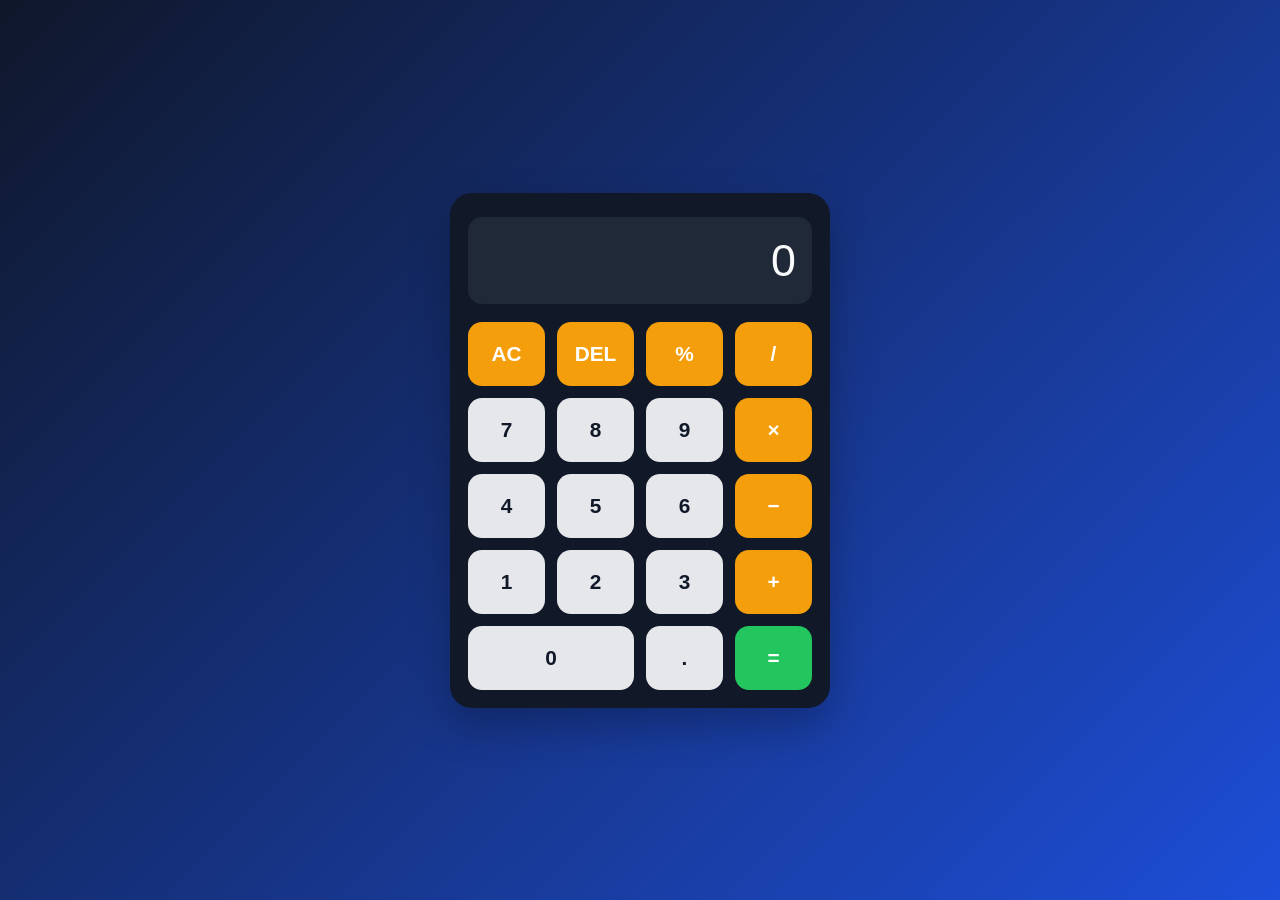
<file: index.html>
<!DOCTYPE html>
<html lang="en">
  <head>
    <meta charset="UTF-8" />
    <meta name="viewport" content="width=device-width, initial-scale=1.0" />
    <title>Calculator App</title>
    <link rel="stylesheet" href="style.css" />
  </head>
  <body>
    <main class="calculator">
      <div class="display" id="display">0</div>

      <div class="buttons">
        <button class="btn btn-operator" data-value="AC">AC</button>
        <button class="btn btn-operator" data-value="DEL">DEL</button>
        <button class="btn btn-operator" data-value="%">%</button>
        <button class="btn btn-operator" data-value="/">/</button>

        <button class="btn" data-value="7">7</button>
        <button class="btn" data-value="8">8</button>
        <button class="btn" data-value="9">9</button>
        <button class="btn btn-operator" data-value="*">×</button>

        <button class="btn" data-value="4">4</button>
        <button class="btn" data-value="5">5</button>
        <button class="btn" data-value="6">6</button>
        <button class="btn btn-operator" data-value="-">−</button>

        <button class="btn" data-value="1">1</button>
        <button class="btn" data-value="2">2</button>
        <button class="btn" data-value="3">3</button>
        <button class="btn btn-operator" data-value="+">+</button>

        <button class="btn btn-zero" data-value="0">0</button>
        <button class="btn" data-value=".">.</button>
        <button class="btn btn-equals" data-value="=">=</button>
      </div>
    </main>

    <script src="script.js"></script>
  </body>
</html>
</file>
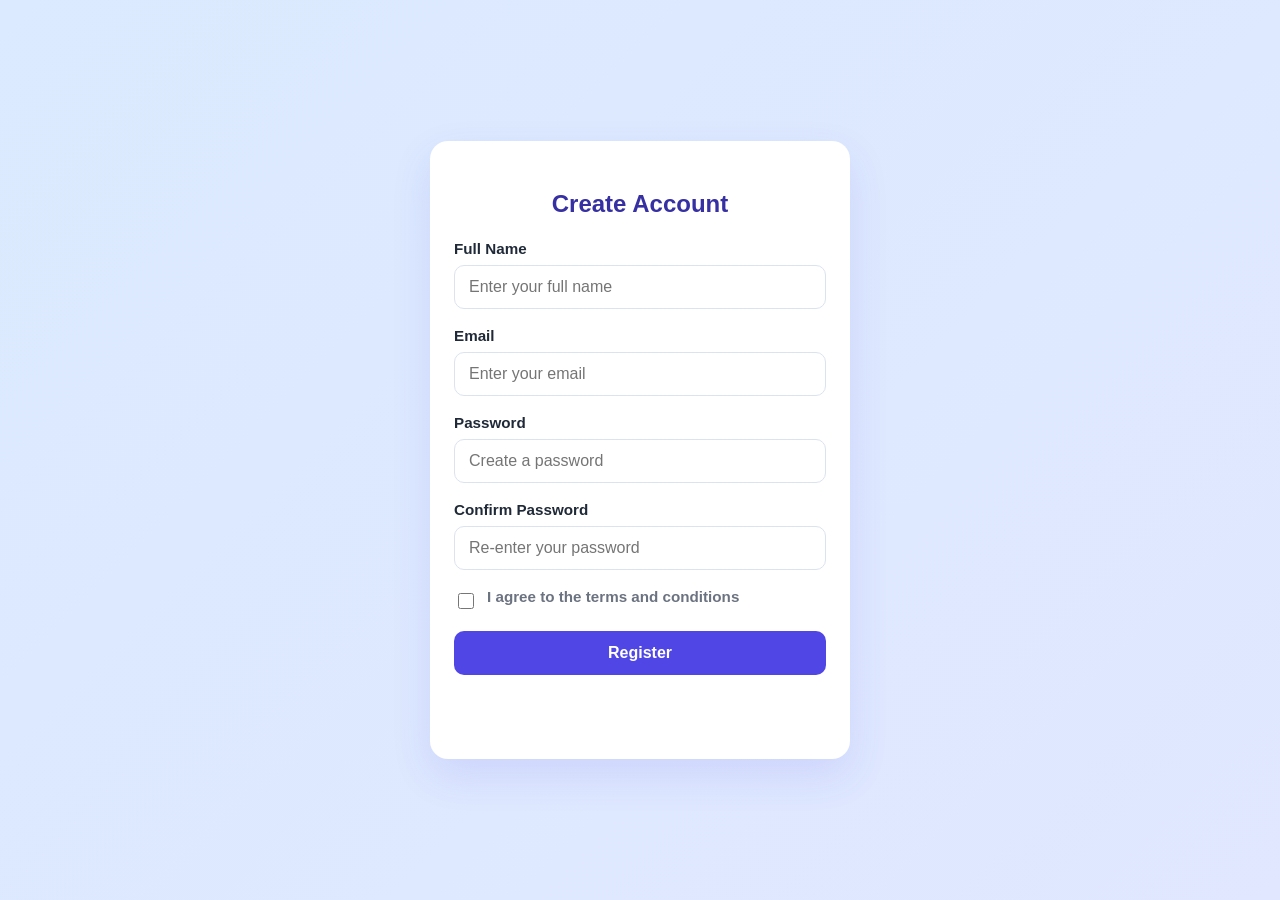
<file: register.html>
<!DOCTYPE html>
<html lang="en">
  <head>
    <meta charset="UTF-8" />
    <meta name="viewport" content="width=device-width, initial-scale=1.0" />
    <title>Registration Form</title>
    <link rel="stylesheet" href="register.css" />
  </head>
  <body>
    <div class="container">
      <form id="registerForm" class="form-card" novalidate>
        <h2>Create Account</h2>

        <div class="form-group">
          <label for="fullName">Full Name</label>
          <input type="text" id="fullName" name="fullName" placeholder="Enter your full name" required />
        </div>

        <div class="form-group">
          <label for="email">Email</label>
          <input type="email" id="email" name="email" placeholder="Enter your email" required />
        </div>

        <div class="form-group">
          <label for="password">Password</label>
          <input type="password" id="password" name="password" placeholder="Create a password" required />
        </div>

        <div class="form-group">
          <label for="confirmPassword">Confirm Password</label>
          <input type="password" id="confirmPassword" name="confirmPassword" placeholder="Re-enter your password" required />
        </div>

        <div class="form-group checkbox-row">
          <input type="checkbox" id="terms" name="terms" required />
          <label for="terms">I agree to the terms and conditions</label>
        </div>

        <button type="submit">Register</button>

        <p id="message" class="message" aria-live="polite"></p>
      </form>
    </div>

    <script src="register.js"></script>
  </body>
</html>
</file>
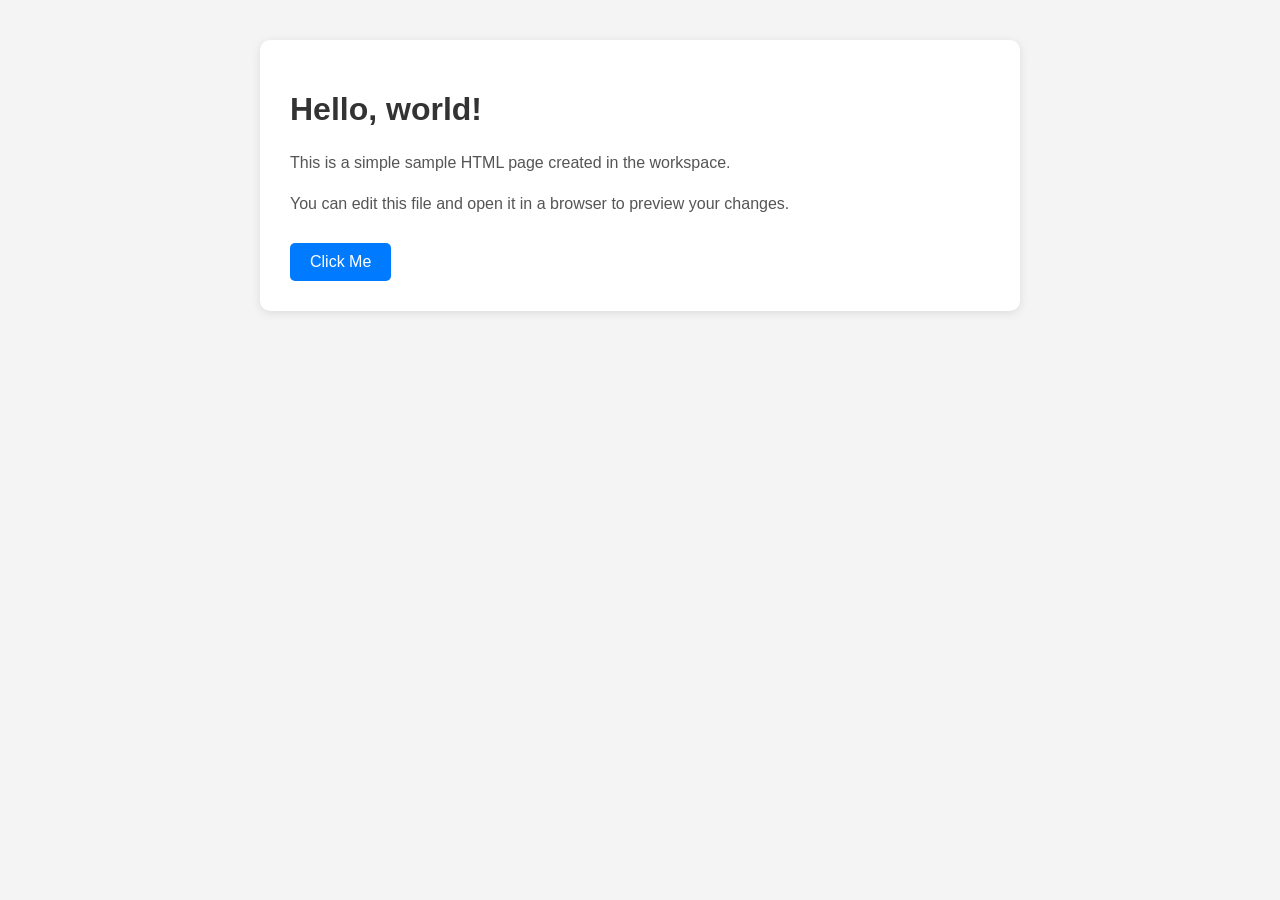
<file: test1.html>
<!DOCTYPE html>
<html lang="en">
  <head>
    <meta charset="UTF-8" />
    <meta name="viewport" content="width=device-width, initial-scale=1.0" />
    <title>Sample HTML</title>
    <style>
      body {
        font-family: Arial, sans-serif;
        background: #f4f4f4;
        margin: 0;
        padding: 40px;
      }
      .container {
        max-width: 700px;
        margin: 0 auto;
        background: #fff;
        padding: 30px;
        border-radius: 10px;
        box-shadow: 0 2px 10px rgba(0, 0, 0, 0.1);
      }
      h1 {
        color: #333;
      }
      p {
        color: #555;
        line-height: 1.6;
      }
      .button {
        display: inline-block;
        padding: 10px 20px;
        background: #007bff;
        color: #fff;
        text-decoration: none;
        border-radius: 5px;
        margin-top: 10px;
      }
    </style>
  </head>
  <body>
    <div class="container">
      <h1>Hello, world!</h1>
      <p>This is a simple sample HTML page created in the workspace.</p>
      <p>You can edit this file and open it in a browser to preview your changes.</p>
      <a class="button" href="#">Click Me</a>
    </div>
  </body>
</html>
</file>
<file: style.css>
:root {
  --bg: #0f172a;
  --panel: #111827;
  --screen: #1f2937;
  --button: #e5e7eb;
  --button-operator: #f59e0b;
  --button-equals: #22c55e;
  --text: #f9fafb;
  --dark-text: #111827;
  --shadow: rgba(0, 0, 0, 0.25);
}

* {
  box-sizing: border-box;
}

body {
  margin: 0;
  min-height: 100vh;
  display: grid;
  place-items: center;
  background: linear-gradient(135deg, #0f172a, #1d4ed8);
  font-family: Arial, Helvetica, sans-serif;
}

.calculator {
  width: min(90vw, 380px);
  background: var(--panel);
  border-radius: 22px;
  padding: 24px 18px 18px;
  box-shadow: 0 18px 40px var(--shadow);
}

.display {
  background: var(--screen);
  color: var(--text);
  min-height: 82px;
  border-radius: 14px;
  display: flex;
  align-items: center;
  justify-content: flex-end;
  padding: 18px 16px;
  font-size: clamp(2rem, 5vw, 2.8rem);
  margin-bottom: 18px;
  overflow: hidden;
  word-break: break-all;
}

.buttons {
  display: grid;
  grid-template-columns: repeat(4, 1fr);
  gap: 12px;
}

.btn {
  border: none;
  border-radius: 14px;
  min-height: 64px;
  font-size: 1.3rem;
  font-weight: 700;
  cursor: pointer;
  background: var(--button);
  color: var(--dark-text);
  transition: transform 0.12s ease, filter 0.12s ease;
}

.btn:hover {
  filter: brightness(0.96);
}

.btn:active {
  transform: scale(0.98);
}

.btn-operator {
  background: var(--button-operator);
  color: #fff;
}

.btn-equals {
  background: var(--button-equals);
  color: #fff;
}

.btn-zero {
  grid-column: span 2;
}
</file>
<file: register.css>
:root {
  --bg: #eef4ff;
  --card: #ffffff;
  --primary: #4f46e5;
  --primary-dark: #3730a3;
  --text: #1f2937;
  --muted: #6b7280;
  --border: #dbe3f0;
  --success: #16a34a;
  --error: #dc2626;
}

* {
  box-sizing: border-box;
}

body {
  margin: 0;
  min-height: 100vh;
  display: grid;
  place-items: center;
  font-family: Arial, Helvetica, sans-serif;
  background: linear-gradient(135deg, #dbeafe, #e0e7ff);
  color: var(--text);
}

.container {
  width: min(92vw, 420px);
}

.form-card {
  background: var(--card);
  border-radius: 18px;
  box-shadow: 0 16px 40px rgba(79, 70, 229, 0.12);
  padding: 30px 24px;
}

h2 {
  text-align: center;
  margin-bottom: 22px;
  color: var(--primary-dark);
}

.form-group {
  margin-bottom: 18px;
}

label {
  display: block;
  font-size: 0.95rem;
  margin-bottom: 8px;
  font-weight: 600;
}

input[type="text"],
input[type="email"],
input[type="password"] {
  width: 100%;
  padding: 12px 14px;
  border: 1px solid var(--border);
  border-radius: 10px;
  font-size: 1rem;
  outline: none;
  transition: border-color 0.2s ease, box-shadow 0.2s ease;
}

input:focus {
  border-color: var(--primary);
  box-shadow: 0 0 0 3px rgba(79, 70, 229, 0.12);
}

.checkbox-row {
  display: flex;
  align-items: center;
  gap: 10px;
  font-size: 0.92rem;
  color: var(--muted);
}

.checkbox-row input {
  width: 16px;
  height: 16px;
}

button {
  width: 100%;
  background: var(--primary);
  border: none;
  color: white;
  padding: 13px;
  font-size: 1rem;
  font-weight: 700;
  border-radius: 10px;
  cursor: pointer;
  transition: background 0.2s ease;
}

button:hover {
  background: var(--primary-dark);
}

.message {
  margin-top: 18px;
  min-height: 20px;
  text-align: center;
  font-weight: 600;
}

.success {
  color: var(--success);
}

.error {
  color: var(--error);
}
</file>
